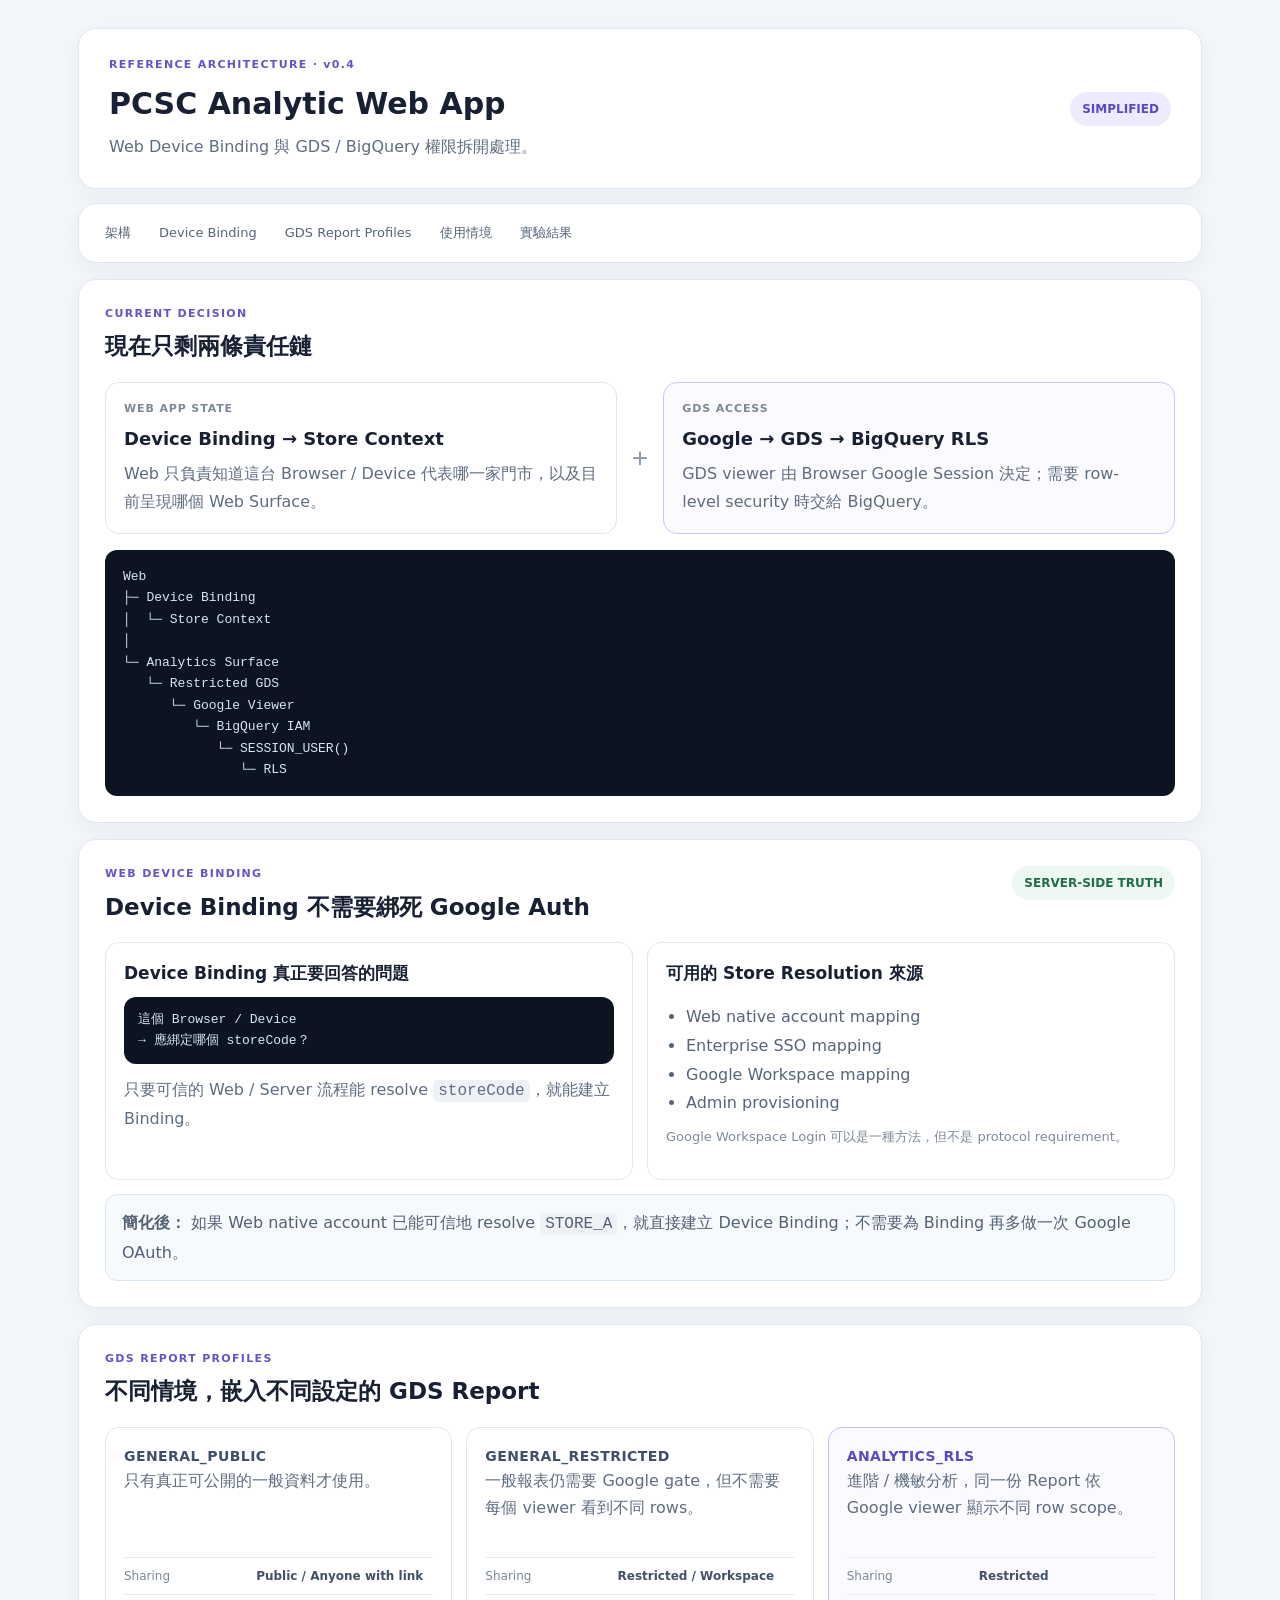
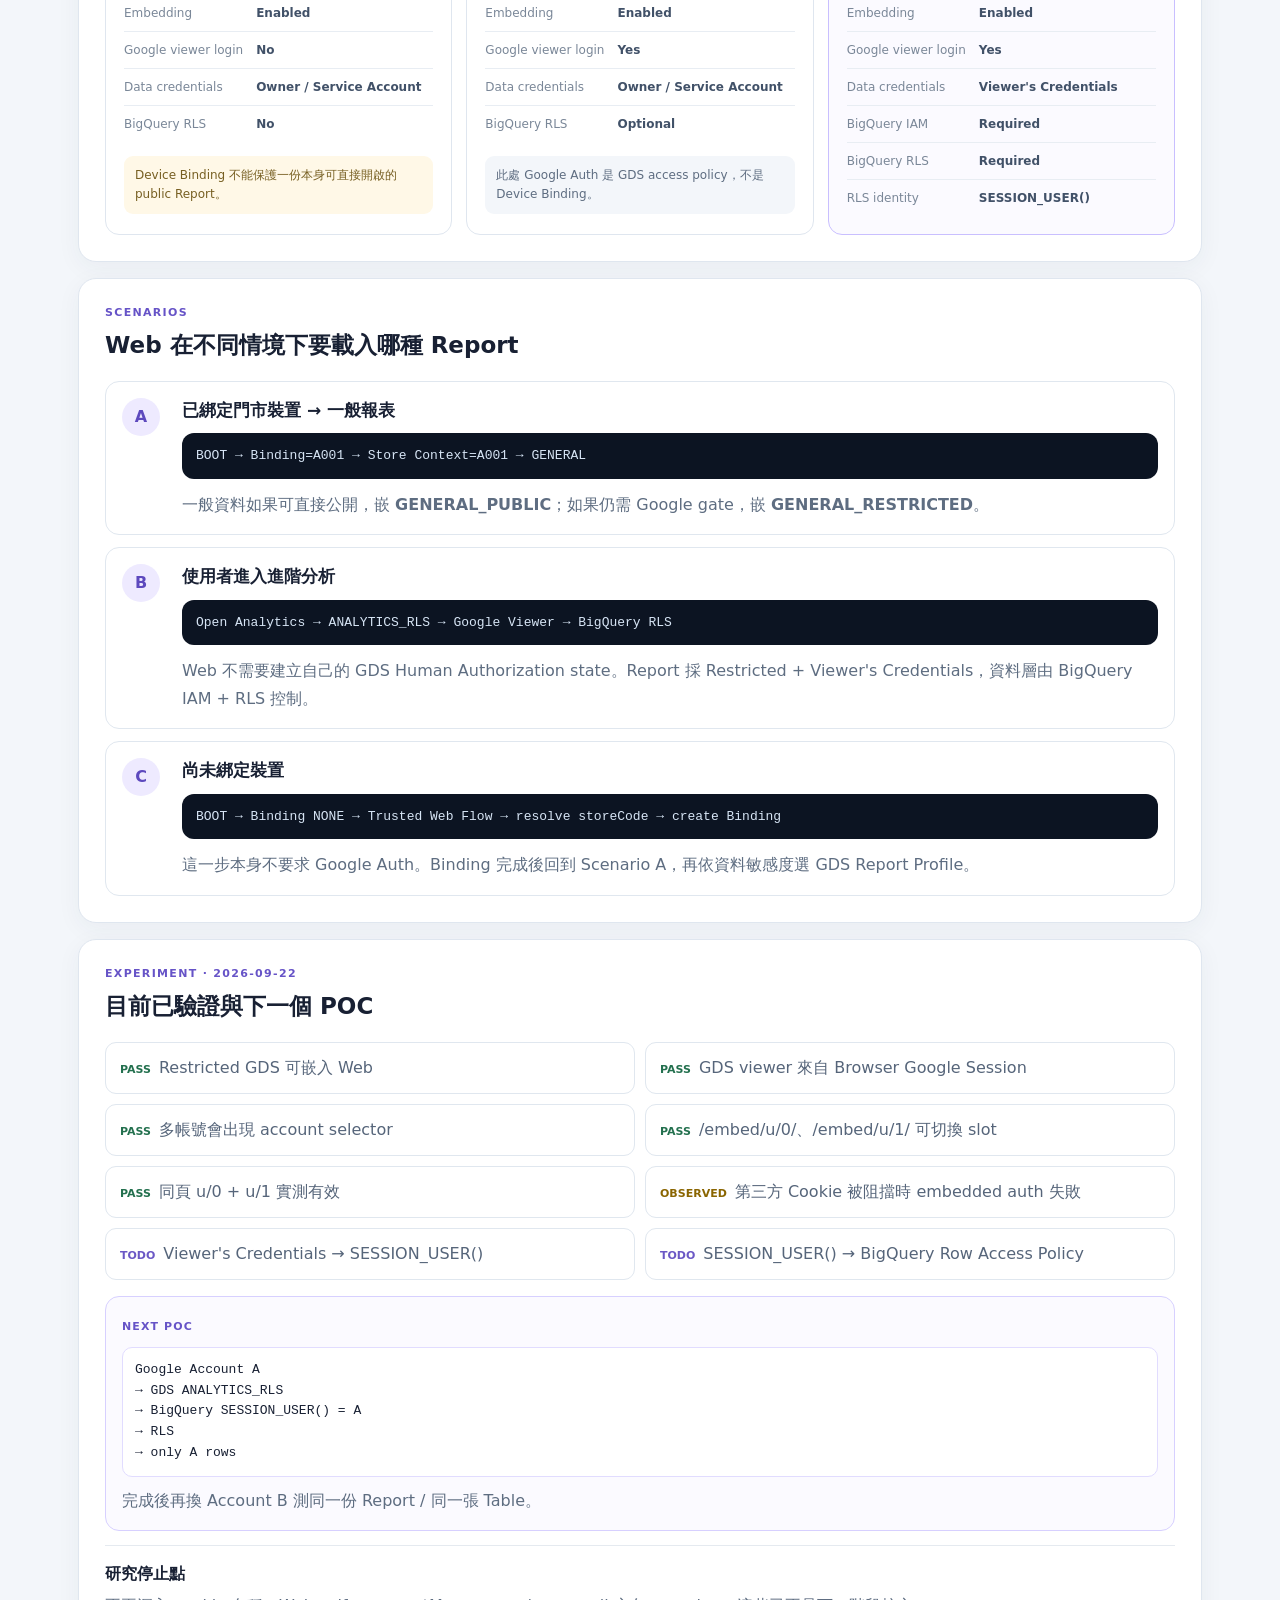
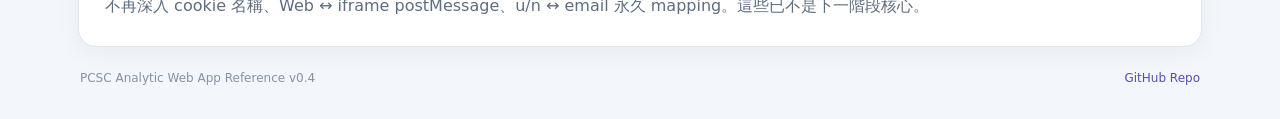
<file: index.html>
<!doctype html>
<html lang="zh-Hant">
  <head>
    <meta charset="utf-8" />
    <meta name="viewport" content="width=device-width, initial-scale=1" />
    <title>PCSC Analytic Web App Sample</title>
    <meta http-equiv="refresh" content="0; url=./sample/" />
    <script>
      window.location.replace("./sample/" + window.location.search + window.location.hash);
    </script>
  </head>
  <body>
    <p>正在前往可操作的需求規格 Sample…</p>
    <p><a href="./sample/">開啟 Sample</a></p>
  </body>
</html>
</file>
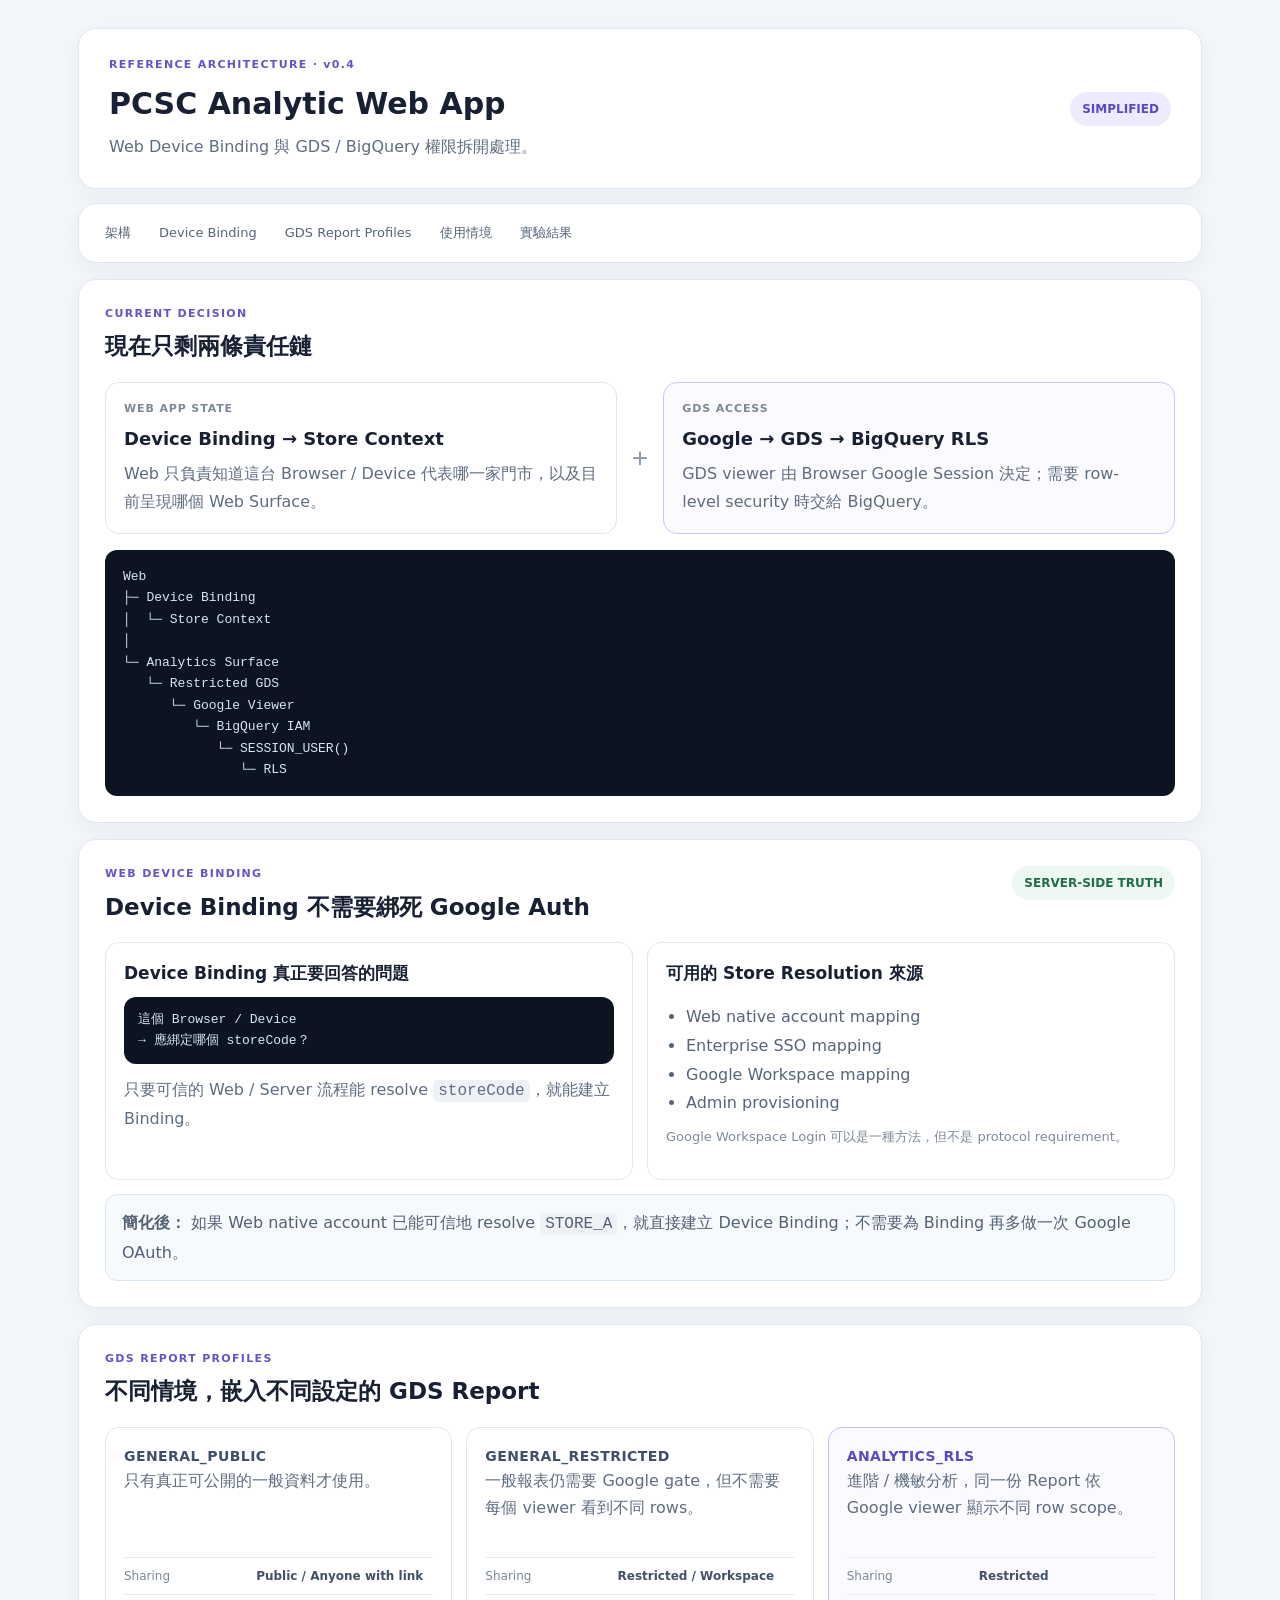
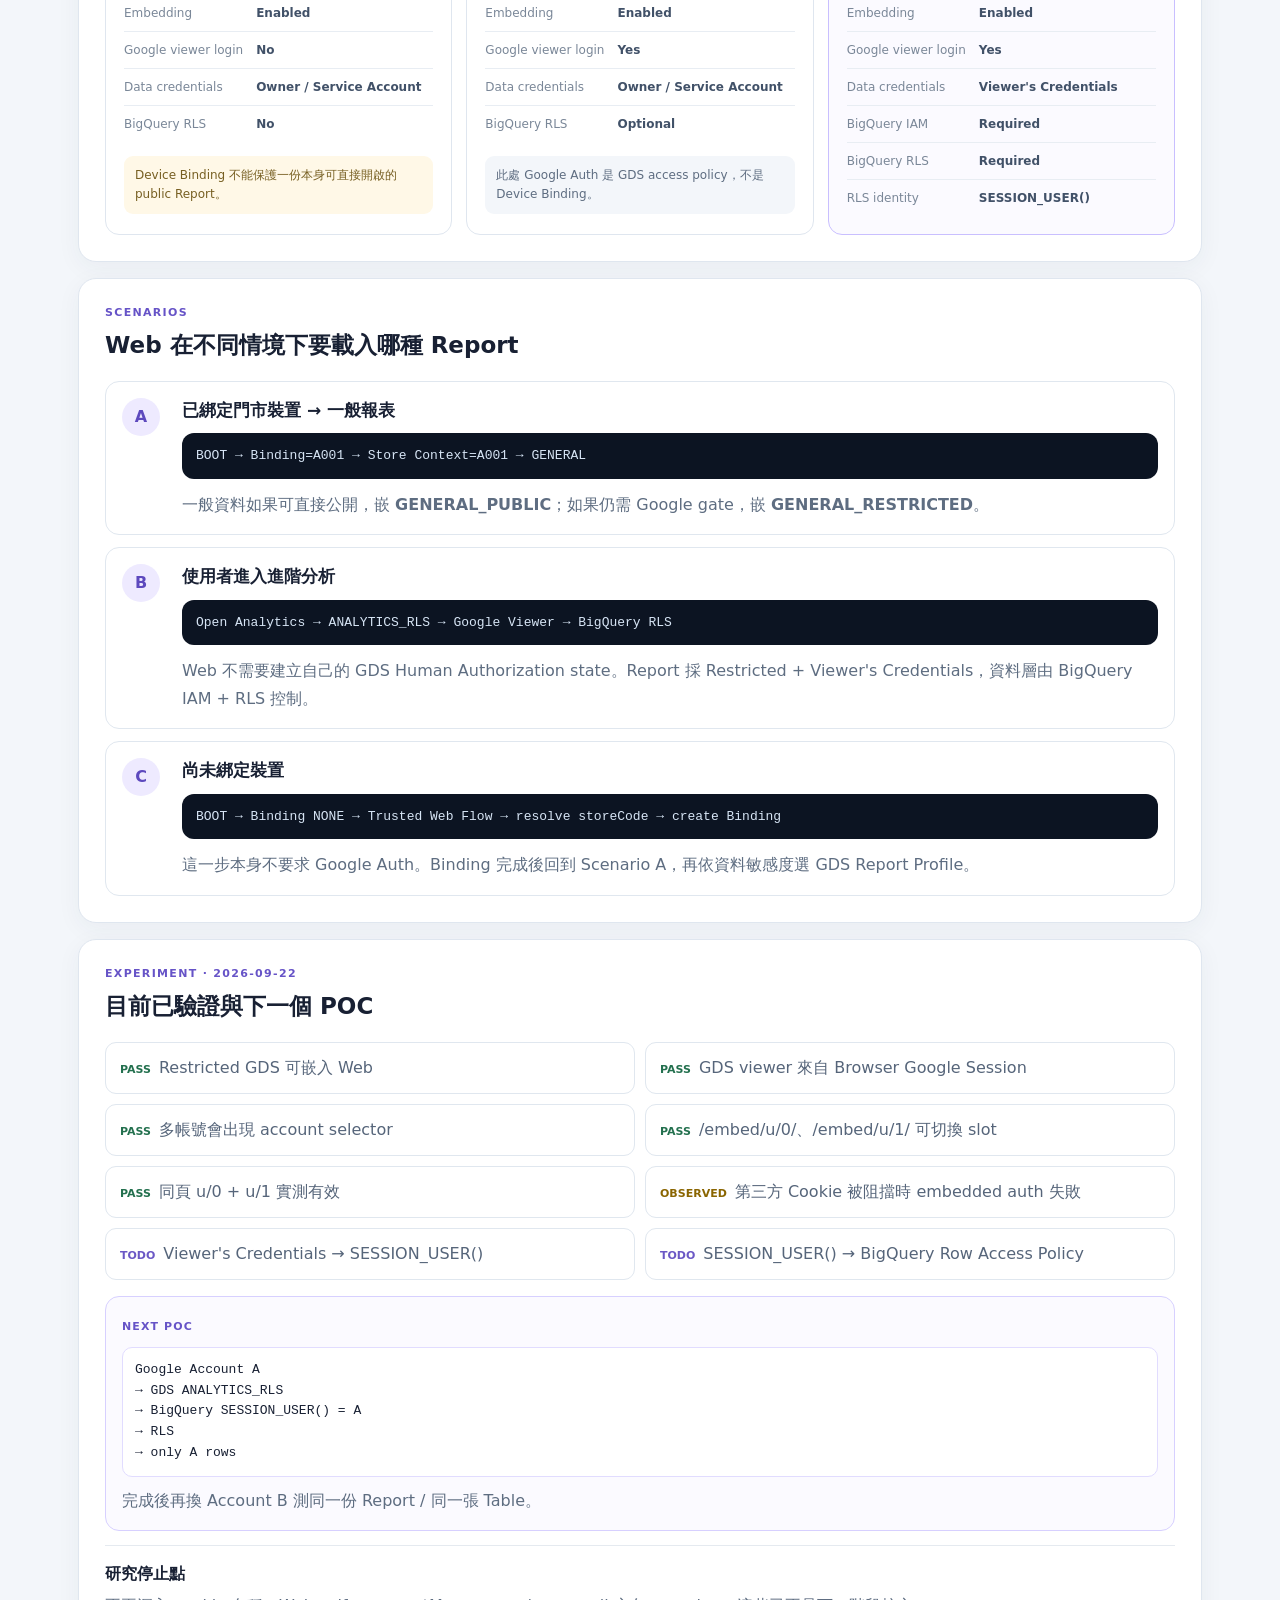
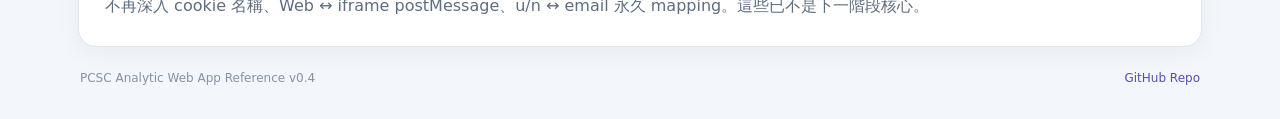
<file: sample/index.html>
<!doctype html>
<html lang="zh-Hant">
<head>
  <meta charset="utf-8" />
  <meta name="viewport" content="width=device-width, initial-scale=1" />
  <title>PCSC Analytic Web App｜Reference Architecture v0.4</title>
  <meta name="description" content="PCSC Analytic Web App：Device Binding 與 GDS / BigQuery RLS 的簡化 Reference Architecture。" />
  <link rel="stylesheet" href="./styles.css" />
</head>
<body>
  <main class="shell">
    <header class="hero">
      <div>
        <div class="eyebrow">REFERENCE ARCHITECTURE · v0.4</div>
        <h1>PCSC Analytic Web App</h1>
        <p>Web Device Binding 與 GDS / BigQuery 權限拆開處理。</p>
      </div>
      <span class="badge">SIMPLIFIED</span>
    </header>

    <nav class="anchor-nav" aria-label="頁面導覽">
      <a href="#architecture">架構</a>
      <a href="#binding">Device Binding</a>
      <a href="#profiles">GDS Report Profiles</a>
      <a href="#scenarios">使用情境</a>
      <a href="#experiment">實驗結果</a>
    </nav>

    <section id="architecture" class="section">
      <div class="section-heading">
        <div>
          <div class="eyebrow">CURRENT DECISION</div>
          <h2>現在只剩兩條責任鏈</h2>
        </div>
      </div>

      <div class="split-flow">
        <article class="flow-card">
          <span>WEB APP STATE</span>
          <strong>Device Binding → Store Context</strong>
          <p>Web 只負責知道這台 Browser / Device 代表哪一家門市，以及目前呈現哪個 Web Surface。</p>
        </article>
        <div class="flow-arrow">+</div>
        <article class="flow-card accent">
          <span>GDS ACCESS</span>
          <strong>Google → GDS → BigQuery RLS</strong>
          <p>GDS viewer 由 Browser Google Session 決定；需要 row-level security 時交給 BigQuery。</p>
        </article>
      </div>

      <pre class="diagram">Web
├─ Device Binding
│  └─ Store Context
│
└─ Analytics Surface
   └─ Restricted GDS
      └─ Google Viewer
         └─ BigQuery IAM
            └─ SESSION_USER()
               └─ RLS</pre>
    </section>

    <section id="binding" class="section">
      <div class="section-heading">
        <div>
          <div class="eyebrow">WEB DEVICE BINDING</div>
          <h2>Device Binding 不需要綁死 Google Auth</h2>
        </div>
        <span class="chip green">SERVER-SIDE TRUTH</span>
      </div>

      <div class="grid two">
        <article class="card">
          <h3>Device Binding 真正要回答的問題</h3>
          <pre class="mini-diagram">這個 Browser / Device
→ 應綁定哪個 storeCode？</pre>
          <p>只要可信的 Web / Server 流程能 resolve <code>storeCode</code>，就能建立 Binding。</p>
        </article>

        <article class="card">
          <h3>可用的 Store Resolution 來源</h3>
          <ul>
            <li>Web native account mapping</li>
            <li>Enterprise SSO mapping</li>
            <li>Google Workspace mapping</li>
            <li>Admin provisioning</li>
          </ul>
          <p class="muted">Google Workspace Login 可以是一種方法，但不是 protocol requirement。</p>
        </article>
      </div>

      <div class="callout">
        <strong>簡化後：</strong>
        如果 Web native account 已能可信地 resolve <code>STORE_A</code>，就直接建立 Device Binding；不需要為 Binding 再多做一次 Google OAuth。
      </div>
    </section>

    <section id="profiles" class="section">
      <div class="section-heading">
        <div>
          <div class="eyebrow">GDS REPORT PROFILES</div>
          <h2>不同情境，嵌入不同設定的 GDS Report</h2>
        </div>
      </div>

      <div class="profile-grid">
        <article class="profile-card">
          <div class="profile-title">GENERAL_PUBLIC</div>
          <p>只有真正可公開的一般資料才使用。</p>
          <dl>
            <div><dt>Sharing</dt><dd>Public / Anyone with link</dd></div>
            <div><dt>Embedding</dt><dd>Enabled</dd></div>
            <div><dt>Google viewer login</dt><dd>No</dd></div>
            <div><dt>Data credentials</dt><dd>Owner / Service Account</dd></div>
            <div><dt>BigQuery RLS</dt><dd>No</dd></div>
          </dl>
          <div class="warning-small">Device Binding 不能保護一份本身可直接開啟的 public Report。</div>
        </article>

        <article class="profile-card">
          <div class="profile-title">GENERAL_RESTRICTED</div>
          <p>一般報表仍需要 Google gate，但不需要每個 viewer 看到不同 rows。</p>
          <dl>
            <div><dt>Sharing</dt><dd>Restricted / Workspace</dd></div>
            <div><dt>Embedding</dt><dd>Enabled</dd></div>
            <div><dt>Google viewer login</dt><dd>Yes</dd></div>
            <div><dt>Data credentials</dt><dd>Owner / Service Account</dd></div>
            <div><dt>BigQuery RLS</dt><dd>Optional</dd></div>
          </dl>
          <div class="note-small">此處 Google Auth 是 GDS access policy，不是 Device Binding。</div>
        </article>

        <article class="profile-card featured">
          <div class="profile-title">ANALYTICS_RLS</div>
          <p>進階 / 機敏分析，同一份 Report 依 Google viewer 顯示不同 row scope。</p>
          <dl>
            <div><dt>Sharing</dt><dd>Restricted</dd></div>
            <div><dt>Embedding</dt><dd>Enabled</dd></div>
            <div><dt>Google viewer login</dt><dd>Yes</dd></div>
            <div><dt>Data credentials</dt><dd>Viewer's Credentials</dd></div>
            <div><dt>BigQuery IAM</dt><dd>Required</dd></div>
            <div><dt>BigQuery RLS</dt><dd>Required</dd></div>
            <div><dt>RLS identity</dt><dd>SESSION_USER()</dd></div>
          </dl>
        </article>
      </div>
    </section>

    <section id="scenarios" class="section">
      <div class="section-heading">
        <div>
          <div class="eyebrow">SCENARIOS</div>
          <h2>Web 在不同情境下要載入哪種 Report</h2>
        </div>
      </div>

      <div class="scenario-list">
        <article class="scenario">
          <div class="scenario-index">A</div>
          <div>
            <h3>已綁定門市裝置 → 一般報表</h3>
            <pre class="mini-diagram">BOOT → Binding=A001 → Store Context=A001 → GENERAL</pre>
            <p>一般資料如果可直接公開，嵌 <strong>GENERAL_PUBLIC</strong>；如果仍需 Google gate，嵌 <strong>GENERAL_RESTRICTED</strong>。</p>
          </div>
        </article>

        <article class="scenario">
          <div class="scenario-index">B</div>
          <div>
            <h3>使用者進入進階分析</h3>
            <pre class="mini-diagram">Open Analytics → ANALYTICS_RLS → Google Viewer → BigQuery RLS</pre>
            <p>Web 不需要建立自己的 GDS Human Authorization state。Report 採 Restricted + Viewer's Credentials，資料層由 BigQuery IAM + RLS 控制。</p>
          </div>
        </article>

        <article class="scenario">
          <div class="scenario-index">C</div>
          <div>
            <h3>尚未綁定裝置</h3>
            <pre class="mini-diagram">BOOT → Binding NONE → Trusted Web Flow → resolve storeCode → create Binding</pre>
            <p>這一步本身不要求 Google Auth。Binding 完成後回到 Scenario A，再依資料敏感度選 GDS Report Profile。</p>
          </div>
        </article>
      </div>
    </section>

    <section id="experiment" class="section">
      <div class="section-heading">
        <div>
          <div class="eyebrow">EXPERIMENT · 2026-09-22</div>
          <h2>目前已驗證與下一個 POC</h2>
        </div>
      </div>

      <div class="status-grid">
        <div class="status pass"><b>PASS</b><span>Restricted GDS 可嵌入 Web</span></div>
        <div class="status pass"><b>PASS</b><span>GDS viewer 來自 Browser Google Session</span></div>
        <div class="status pass"><b>PASS</b><span>多帳號會出現 account selector</span></div>
        <div class="status pass"><b>PASS</b><span>/embed/u/0/、/embed/u/1/ 可切換 slot</span></div>
        <div class="status pass"><b>PASS</b><span>同頁 u/0 + u/1 實測有效</span></div>
        <div class="status observed"><b>OBSERVED</b><span>第三方 Cookie 被阻擋時 embedded auth 失敗</span></div>
        <div class="status todo"><b>TODO</b><span>Viewer's Credentials → SESSION_USER()</span></div>
        <div class="status todo"><b>TODO</b><span>SESSION_USER() → BigQuery Row Access Policy</span></div>
      </div>

      <div class="next-poc">
        <span>NEXT POC</span>
        <pre>Google Account A
→ GDS ANALYTICS_RLS
→ BigQuery SESSION_USER() = A
→ RLS
→ only A rows</pre>
        <p>完成後再換 Account B 測同一份 Report / 同一張 Table。</p>
      </div>

      <div class="research-stop">
        <strong>研究停止點</strong>
        <p>不再深入 cookie 名稱、Web ↔ iframe postMessage、u/n ↔ email 永久 mapping。這些已不是下一階段核心。</p>
      </div>
    </section>

    <footer>
      <span>PCSC Analytic Web App Reference v0.4</span>
      <a href="https://github.com/Manson-Ku/pcsc-analytic-webapp-sample">GitHub Repo</a>
    </footer>
  </main>
</body>
</html>
</file>
<file: sample/styles.css>
*{box-sizing:border-box}
:root{font-family:Inter,"Noto Sans TC",system-ui,-apple-system,BlinkMacSystemFont,"Segoe UI",sans-serif;color:#182033;background:#f3f6fa;line-height:1.5}
html{scroll-behavior:smooth}
body{margin:0}
a{color:inherit}
code{font-family:ui-monospace,SFMono-Regular,Menlo,Consolas,monospace;background:#eef2f7;border-radius:5px;padding:2px 5px}
.shell{max-width:1180px;margin:0 auto;padding:28px}
.hero,.section,.anchor-nav{background:#fff;border:1px solid #dfe6ef;border-radius:18px;box-shadow:0 6px 24px rgba(35,52,77,.05)}
.hero{padding:28px 30px;display:flex;justify-content:space-between;align-items:center;gap:24px}
h1,h2,h3,p{margin-top:0}
h1{font-size:30px;margin-bottom:7px}
h2{font-size:23px;margin-bottom:0}
h3{font-size:17px;margin-bottom:10px}
p{color:#5e6d81;line-height:1.72}
.hero p{margin-bottom:0}
.eyebrow{font-size:11px;font-weight:800;letter-spacing:.12em;color:#6653c7;margin-bottom:7px}
.badge,.chip{display:inline-flex;border-radius:999px;padding:8px 12px;font-size:12px;font-weight:800;white-space:nowrap}
.badge{background:#eeeaff;color:#5d49be}
.chip.green{background:#edf8f3;color:#226b4b}
.anchor-nav{margin-top:14px;padding:12px 16px;display:flex;gap:8px;flex-wrap:wrap}
.anchor-nav a{text-decoration:none;color:#56657a;font-size:13px;padding:7px 10px;border-radius:8px}
.anchor-nav a:hover{background:#f0f3f8}
.section{padding:26px;margin-top:16px}
.section-heading{display:flex;justify-content:space-between;align-items:flex-start;gap:20px;margin-bottom:18px}
.split-flow{display:grid;grid-template-columns:1fr auto 1fr;gap:14px;align-items:stretch}
.flow-card{border:1px solid #dfe6ef;border-radius:14px;padding:18px}
.flow-card.accent{border-color:#cec5ff;background:#fbfaff}
.flow-card span{display:block;color:#7b8899;font-size:11px;font-weight:800;letter-spacing:.08em;margin-bottom:8px}
.flow-card strong{display:block;font-size:18px}
.flow-card p{margin:8px 0 0}
.flow-arrow{display:flex;align-items:center;font-size:22px;color:#8793a3}
.diagram,.mini-diagram{margin:16px 0 0;background:#0c1422;color:#d7e5f5;border-radius:12px;padding:16px 18px;font:13px/1.65 ui-monospace,SFMono-Regular,Menlo,Consolas,monospace;white-space:pre-wrap;overflow:auto}
.mini-diagram{margin:0 0 12px;padding:12px 14px}
.grid.two{display:grid;grid-template-columns:repeat(2,minmax(0,1fr));gap:14px}
.card{border:1px solid #e0e7ef;border-radius:14px;padding:18px}
.card ul{padding-left:20px;color:#56657a;line-height:1.8;margin-bottom:8px}
.muted{color:#7d899a;font-size:13px}
.callout{margin-top:14px;border:1px solid #d9e5ef;background:#f7fafc;border-radius:12px;padding:14px 16px;color:#526176;line-height:1.7}
.profile-grid{display:grid;grid-template-columns:repeat(3,minmax(0,1fr));gap:14px}
.profile-card{border:1px solid #dfe6ef;border-radius:14px;padding:18px;min-width:0}
.profile-card.featured{border-color:#c9bfff;background:#fbfaff}
.profile-title{font-size:14px;font-weight:900;color:#405069;letter-spacing:.03em}
.profile-card.featured .profile-title{color:#5d49be}
.profile-card p{min-height:74px}
dl{margin:14px 0 0}
dl div{display:grid;grid-template-columns:1fr 1.45fr;gap:10px;border-top:1px solid #e8edf3;padding:9px 0}
dt{font-size:12px;color:#7a8798}
dd{margin:0;font-size:12px;color:#415168;font-weight:700;overflow-wrap:anywhere}
.warning-small,.note-small{margin-top:14px;border-radius:9px;padding:10px 11px;font-size:12px;line-height:1.6}
.warning-small{background:#fff8e7;color:#775f22}
.note-small{background:#f3f6fa;color:#5e6d81}
.scenario-list{display:grid;gap:12px}
.scenario{display:grid;grid-template-columns:46px 1fr;gap:14px;border:1px solid #e0e7ef;border-radius:14px;padding:16px}
.scenario-index{width:38px;height:38px;border-radius:50%;display:grid;place-items:center;background:#eeeaff;color:#5d49be;font-weight:900}
.scenario p{margin-bottom:0}
.status-grid{display:grid;grid-template-columns:repeat(2,minmax(0,1fr));gap:10px}
.status{border:1px solid #e0e7ef;border-radius:11px;padding:13px 14px}
.status b{display:inline-block;margin-right:8px;font-size:11px}
.status span{color:#56657a}
.status.pass b{color:#23704e}
.status.observed b{color:#8a6500}
.status.todo b{color:#6b58c5}
.next-poc{margin-top:16px;border:1px solid #d7d0ff;background:#fbfaff;border-radius:14px;padding:16px}
.next-poc>span{font-size:11px;font-weight:900;letter-spacing:.1em;color:#6653c7}
.next-poc pre{margin:10px 0;background:#fff;border:1px solid #e1dcff;border-radius:10px;padding:12px;font:13px/1.6 ui-monospace,SFMono-Regular,Menlo,Consolas,monospace;white-space:pre-wrap}
.next-poc p{margin-bottom:0}
.research-stop{margin-top:14px;border-top:1px solid #e5eaf0;padding-top:16px}
.research-stop p{margin:6px 0 0}
footer{padding:22px 2px 6px;display:flex;justify-content:space-between;gap:16px;color:#8693a4;font-size:12px}
footer a{text-decoration:none;color:#5d49be}
@media(max-width:900px){.profile-grid{grid-template-columns:1fr}.profile-card p{min-height:0}}
@media(max-width:760px){.shell{padding:14px}.hero,.section-heading{align-items:flex-start;flex-direction:column}.split-flow{grid-template-columns:1fr}.flow-arrow{justify-content:center}.grid.two,.status-grid{grid-template-columns:1fr}.scenario{grid-template-columns:1fr}.scenario-index{margin-bottom:2px}footer{flex-direction:column}.anchor-nav{gap:2px}}
</file>
